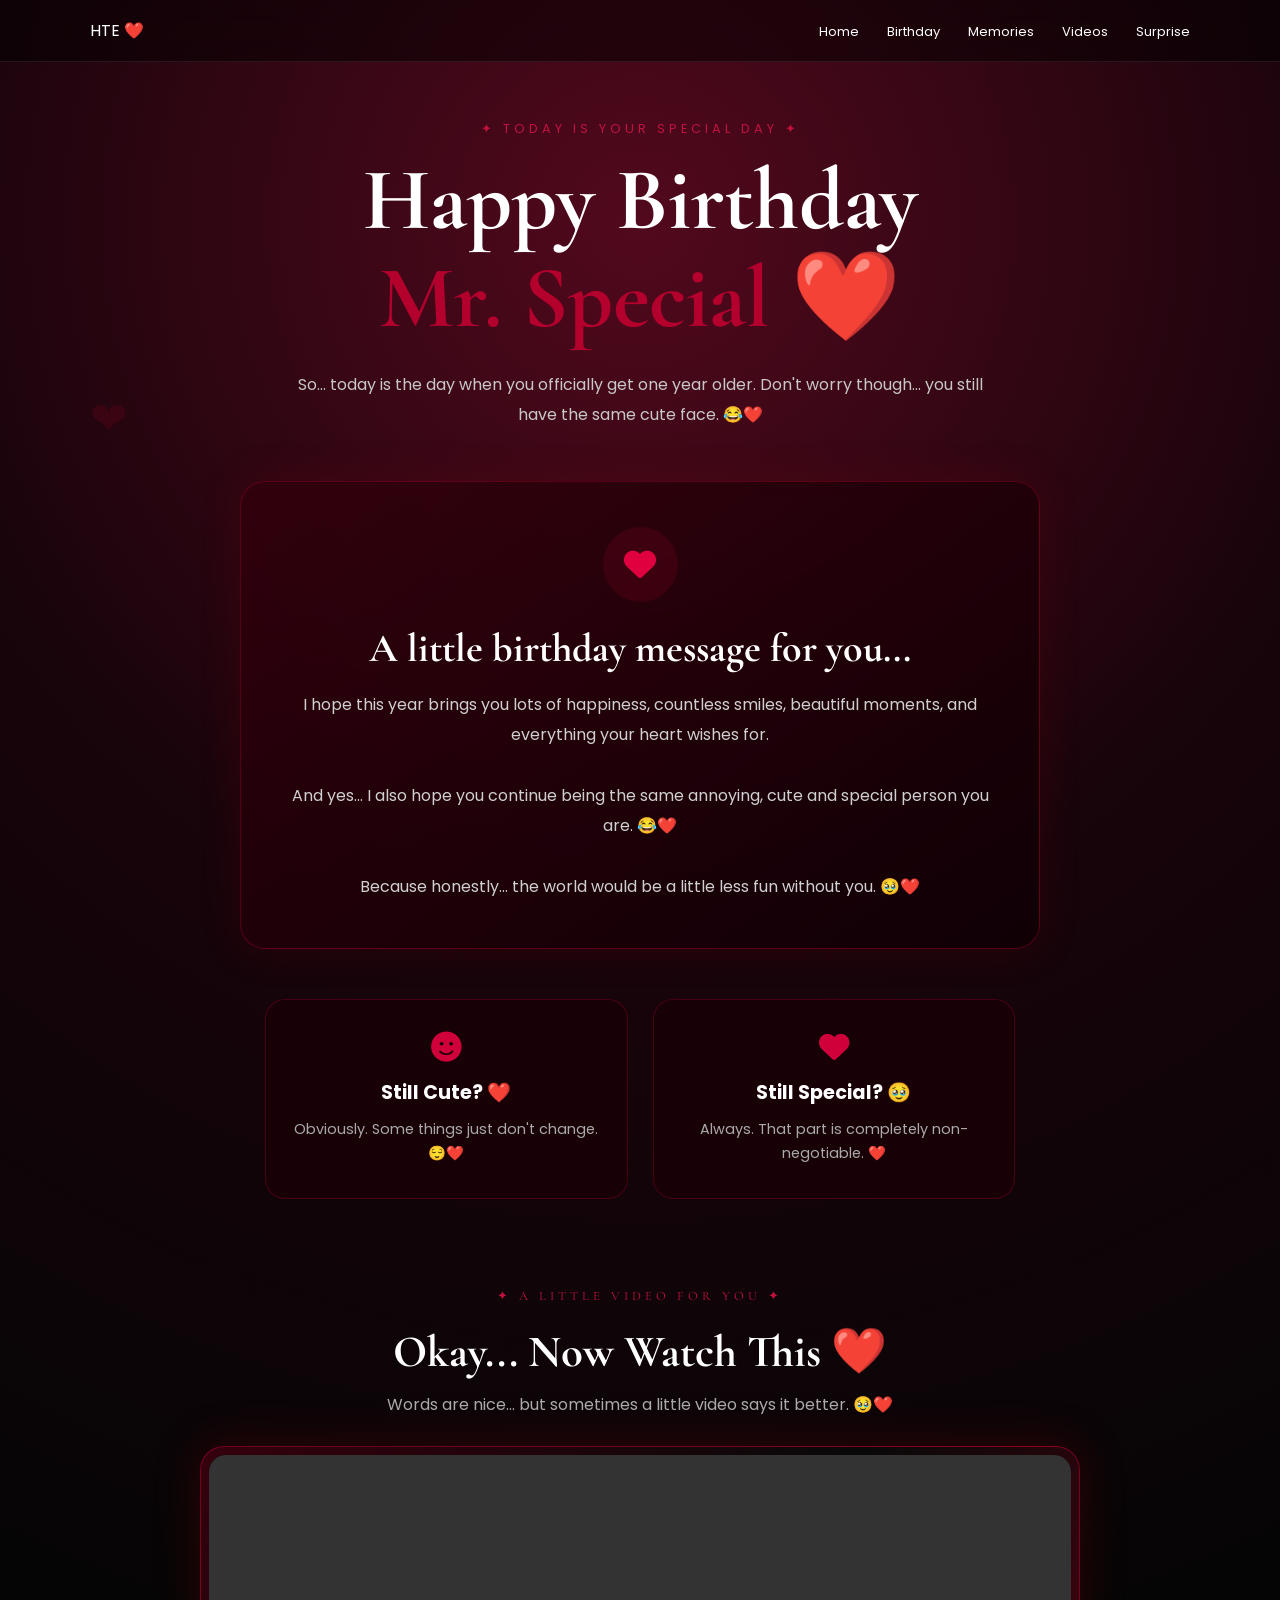
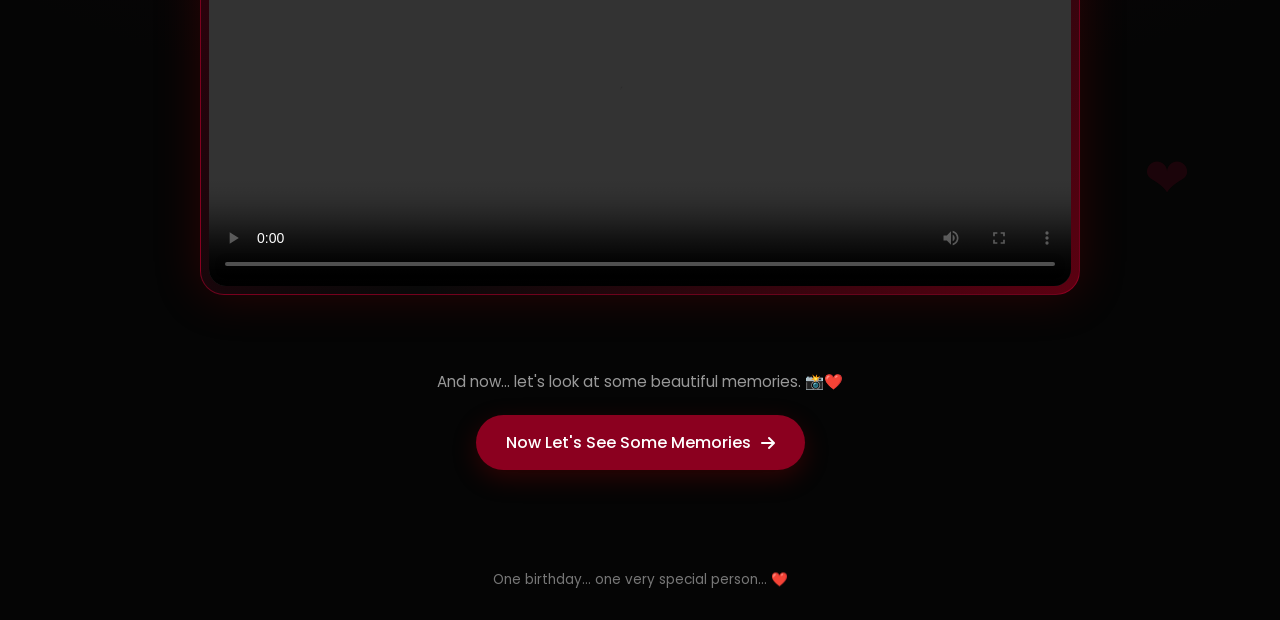
<file: birthday.html>
<!DOCTYPE html>
<html lang="en">
<head>
    <meta charset="UTF-8">
    <meta name="viewport" content="width=device-width, initial-scale=1.0">

    <title>Happy Birthday ❤️</title>

    <!-- Google Fonts -->
    <link rel="preconnect" href="https://fonts.googleapis.com">
    <link rel="preconnect" href="https://fonts.gstatic.com" crossorigin>

    <link href="https://fonts.googleapis.com/css2?family=Cormorant+Garamond:wght@400;500;600;700&family=Poppins:wght@300;400;500;600&display=swap" rel="stylesheet">

    <!-- Font Awesome -->
    <link rel="stylesheet"
          href="https://cdnjs.cloudflare.com/ajax/libs/font-awesome/6.5.2/css/all.min.css">

    <!-- Main CSS -->
    <link rel="stylesheet" href="style.css">


    <style>

        /* =========================================
           BIRTHDAY PAGE
        ========================================= */

        .birthday-page {
            min-height: 100vh;
            padding-top: 120px;
            padding-bottom: 70px;
            position: relative;
            overflow: hidden;
        }


        .birthday-container {
            width: 90%;
            max-width: 1100px;
            margin: auto;
            text-align: center;
        }


        /* =========================================
           TOP LABEL
        ========================================= */

        .birthday-label {
            display: block;

            color: #c1123f;

            font-size: 0.8rem;

            letter-spacing: 4px;

            text-transform: uppercase;

            margin-bottom: 18px;
        }


        /* =========================================
           MAIN TITLE
        ========================================= */

        .birthday-title {

            font-family: "Cormorant Garamond", serif;

            color: #ffffff;

            font-size: clamp(3rem, 7vw, 5.5rem);

            line-height: 1;

            margin: 0;
        }


        .birthday-title span {

            display: block;

            color: #b3002d;

            margin-top: 10px;
        }


        /* =========================================
           INTRO
        ========================================= */

        .birthday-intro {

            max-width: 700px;

            margin: 28px auto 50px;

            color: #c8c8c8;

            font-size: 1rem;

            line-height: 1.9;
        }


        /* =========================================
           BIRTHDAY MESSAGE CARD
        ========================================= */

        .birthday-message-card {

            max-width: 800px;

            margin: 0 auto 50px;

            padding: 45px 35px;

            background:
                linear-gradient(
                    145deg,
                    rgba(50, 0, 12, 0.8),
                    rgba(15, 0, 5, 0.9)
                );

            border: 1px solid rgba(179, 0, 45, 0.4);

            border-radius: 25px;

            box-shadow:
                0 0 40px rgba(139, 0, 0, 0.18);

            backdrop-filter: blur(10px);
        }


        /* =========================================
           HEART
        ========================================= */

        .birthday-heart {

            width: 75px;

            height: 75px;

            margin: 0 auto 22px;

            border-radius: 50%;

            background:
                rgba(179, 0, 45, 0.15);

            display: flex;

            align-items: center;

            justify-content: center;

            color: #e0003f;

            font-size: 2rem;

            animation: heartbeat 1.8s infinite;
        }


        .birthday-message-card h2 {

            color: #ffffff;

            font-family: "Cormorant Garamond", serif;

            font-size: 2.5rem;

            margin-bottom: 18px;
        }


        .birthday-message-card p {

            color: #d0d0d0;

            font-size: 1rem;

            line-height: 1.9;

            margin: 0;
        }


        /* =========================================
           CUTE CARDS
        ========================================= */

        .fun-cards {

            display: grid;

            grid-template-columns: repeat(2, 1fr);

            gap: 25px;

            max-width: 750px;

            margin: 0 auto 75px;
        }


        .fun-card {

            padding: 32px 25px;

            background:
                rgba(25, 0, 7, 0.8);

            border:

                1px solid
                rgba(179, 0, 45, 0.3);

            border-radius: 20px;

            transition: all 0.3s ease;
        }


        .fun-card:hover {

            transform: translateY(-8px);

            border-color:
                rgba(220, 0, 63, 0.7);

            box-shadow:
                0 15px 35px
                rgba(139, 0, 0, 0.25);
        }


        .fun-card i {

            font-size: 1.9rem;

            color: #d0003b;

            margin-bottom: 16px;
        }


        .fun-card h3 {

            color: #ffffff;

            font-size: 1.2rem;

            margin-bottom: 10px;
        }


        .fun-card p {

            color: #aaa;

            font-size: 0.9rem;

            line-height: 1.7;

            margin: 0;
        }


        /* =========================================
           VIDEO SECTION
        ========================================= */

        .birthday-video-section {

            max-width: 900px;

            margin: 0 auto 75px;

            padding: 0 10px;
        }


        .video-label {

            display: block;

            color: #c1123f;

            font-size: 0.8rem;

            letter-spacing: 4px;

            text-transform: uppercase;

            margin-bottom: 12px;
        }


        .birthday-video-section h2 {

            font-family:
                "Cormorant Garamond",
                serif;

            color: #ffffff;

            font-size: 2.8rem;

            margin: 0 0 12px;
        }


        .video-intro {

            color: #aaa;

            line-height: 1.7;

            margin-bottom: 28px;
        }


        /* =========================================
           VIDEO CARD
        ========================================= */

        .birthday-video-card {

            padding: 8px;

            background:
                linear-gradient(
                    135deg,
                    #35000d,
                    #090909,
                    #5c0011
                );

            border:

                1px solid
                rgba(179, 0, 45, 0.55);

            border-radius: 24px;

            box-shadow:

                0 0 45px
                rgba(139, 0, 0, 0.28);
        }


        .birthday-video-card video {

            display: block;

            width: 100%;

            max-height: 520px;

            object-fit: contain;

            border-radius: 17px;

            background: #000;

            outline: none;
        }


        /* =========================================
           CONTINUE SECTION
        ========================================= */

        .continue-section {

            text-align: center;

            margin-top: 20px;
        }


        .continue-text {

            color: #999;

            margin-bottom: 22px;

            font-size: 0.95rem;
        }


        .continue-btn {

            display: inline-flex;

            align-items: center;

            justify-content: center;

            gap: 10px;

            padding: 15px 30px;

            border-radius: 50px;

            background: #8b001f;

            color: #ffffff;

            text-decoration: none;

            font-weight: 500;

            transition: all 0.3s ease;

            box-shadow:
                0 8px 25px
                rgba(139, 0, 0, 0.3);
        }


        .continue-btn:hover {

            background: #b3002d;

            transform: translateY(-3px);

            box-shadow:
                0 12px 30px
                rgba(179, 0, 45, 0.4);
        }


        /* =========================================
           HEARTBEAT
        ========================================= */

        @keyframes heartbeat {

            0% {
                transform: scale(1);
            }

            15% {
                transform: scale(1.12);
            }

            30% {
                transform: scale(1);
            }

            45% {
                transform: scale(1.1);
            }

            60% {
                transform: scale(1);
            }

            100% {
                transform: scale(1);
            }
        }


        /* =========================================
           FLOATING HEARTS
        ========================================= */

        .birthday-page::before {

            content: "❤";

            position: absolute;

            top: 18%;

            left: 7%;

            color:
                rgba(179, 0, 45, 0.15);

            font-size: 45px;

            animation:
                floatHeart 5s
                ease-in-out infinite;

            pointer-events: none;
        }


        .birthday-page::after {

            content: "❤";

            position: absolute;

            bottom: 15%;

            right: 7%;

            color:
                rgba(179, 0, 45, 0.13);

            font-size: 55px;

            animation:
                floatHeart 6s
                ease-in-out infinite reverse;

            pointer-events: none;
        }


        @keyframes floatHeart {

            0% {
                transform:
                    translateY(0)
                    rotate(-8deg);
            }

            50% {
                transform:
                    translateY(-20px)
                    rotate(8deg);
            }

            100% {
                transform:
                    translateY(0)
                    rotate(-8deg);
            }
        }


        /* =========================================
           FOOTER
        ========================================= */

        .birthday-footer {

            text-align: center;

            padding: 30px 20px;

            color: #777;

            font-size: 0.85rem;
        }


        .birthday-footer span {

            color: #b3002d;
        }


        /* =========================================
           MOBILE
        ========================================= */

        @media (max-width: 700px) {

            .birthday-page {

                padding-top: 100px;

                padding-bottom: 50px;
            }


            .birthday-container {

                width: 92%;
            }


            .birthday-title {

                font-size: 3.2rem;
            }


            .birthday-message-card {

                padding: 35px 22px;
            }


            .birthday-message-card h2 {

                font-size: 2.1rem;
            }


            .birthday-intro {

                font-size: 0.9rem;

                line-height: 1.8;
            }


            .fun-cards {

                grid-template-columns: 1fr;

                gap: 18px;

                margin-bottom: 55px;
            }


            .birthday-video-section {

                padding: 0;

                margin-bottom: 60px;
            }


            .birthday-video-section h2 {

                font-size: 2.2rem;
            }


            .birthday-video-card {

                padding: 5px;

                border-radius: 17px;
            }


            .birthday-video-card video {

                border-radius: 12px;

                max-height: 500px;
            }


            .continue-btn {

                padding: 13px 24px;

                font-size: 0.9rem;
            }
        }

    </style>

</head>


<body>


    <!-- =========================================
         NAVBAR
    ========================================= -->

    <nav class="navbar">

        <div class="nav-logo">
            HTE <span>❤️</span>
        </div>


        <ul class="nav-links">

            <li>
                <a href="index.html">
                    Home
                </a>
            </li>

            <li>
                <a href="birthday.html" class="active">
                    Birthday
                </a>
            </li>

            <li>
                <a href="memories.html">
                    Memories
                </a>
            </li>

            <li>
                <a href="videos.html">
                    Videos
                </a>
            </li>

            <li>
                <a href="surprise.html">
                    Surprise
                </a>
            </li>

        </ul>

    </nav>



    <!-- =========================================
         BIRTHDAY PAGE
    ========================================= -->

    <main class="birthday-page">


        <div class="birthday-container">


            <!-- =================================
                 TITLE
            ================================= -->

            <span class="birthday-label">
                ✦ today is your special day ✦
            </span>


            <h1 class="birthday-title">

                Happy Birthday

                <span>
                    Mr. Special ❤️
                </span>

            </h1>


            <p class="birthday-intro">

                So... today is the day when you officially
                get one year older.

                Don't worry though...

                you still have the same cute face. 😂❤️

            </p>



            <!-- =================================
                 BIRTHDAY MESSAGE
            ================================= -->

            <div class="birthday-message-card">


                <div class="birthday-heart">

                    <i class="fa-solid fa-heart"></i>

                </div>


                <h2>
                    A little birthday message for you...
                </h2>


                <p>

                    I hope this year brings you lots of
                    happiness, countless smiles, beautiful
                    moments, and everything your heart wishes for.

                    <br><br>

                    And yes...

                    I also hope you continue being the same
                    annoying, cute and special person you are. 😂❤️

                    <br><br>

                    Because honestly...

                    the world would be a little less fun
                    without you. 🥹❤️

                </p>

            </div>



            <!-- =================================
                 CUTE CARDS
            ================================= -->

            <div class="fun-cards">


                <!-- Card 1 -->

                <div class="fun-card">

                    <i class="fa-solid fa-face-smile"></i>


                    <h3>
                        Still Cute? ❤️
                    </h3>


                    <p>
                        Obviously.

                        Some things just don't change. 😌❤️
                    </p>

                </div>



                <!-- Card 2 -->

                <div class="fun-card">

                    <i class="fa-solid fa-heart"></i>


                    <h3>
                        Still Special? 🥹
                    </h3>


                    <p>
                        Always.

                        That part is completely
                        non-negotiable. ❤️
                    </p>

                </div>


            </div>



            <!-- =================================
                 VIDEO
            ================================= -->

            <section class="birthday-video-section">


                <span class="video-label">

                    ✦ a little video for you ✦

                </span>


                <h2>

                    Okay... Now Watch This ❤️

                </h2>


                <p class="video-intro">

                    Words are nice...

                    but sometimes a little video
                    says it better. 🥹❤️

                </p>



                <div class="birthday-video-card">


                    <video
                        controls
                        playsinline
                        preload="metadata"
                    >

                        <source
                            src="image/birthday2.mp4"
                            type="video/mp4"
                        >


                        Your browser does not support
                        the video.

                    </video>


                </div>


            </section>



            <!-- =================================
                 NEXT BUTTON
            ================================= -->

            <div class="continue-section">


                <p class="continue-text">

                    And now...

                    let's look at some beautiful
                    memories. 📸❤️

                </p>


                <a
                    href="memories.html"
                    class="continue-btn"
                >

                    Now Let's See Some Memories

                    <i class="fa-solid fa-arrow-right"></i>

                </a>


            </div>


        </div>

    </main>



    <!-- =========================================
         FOOTER
    ========================================= -->

    <footer class="birthday-footer">

        One birthday...

        one very special person...

        <span>❤️</span>

    </footer>


</body>

</html>
</file>
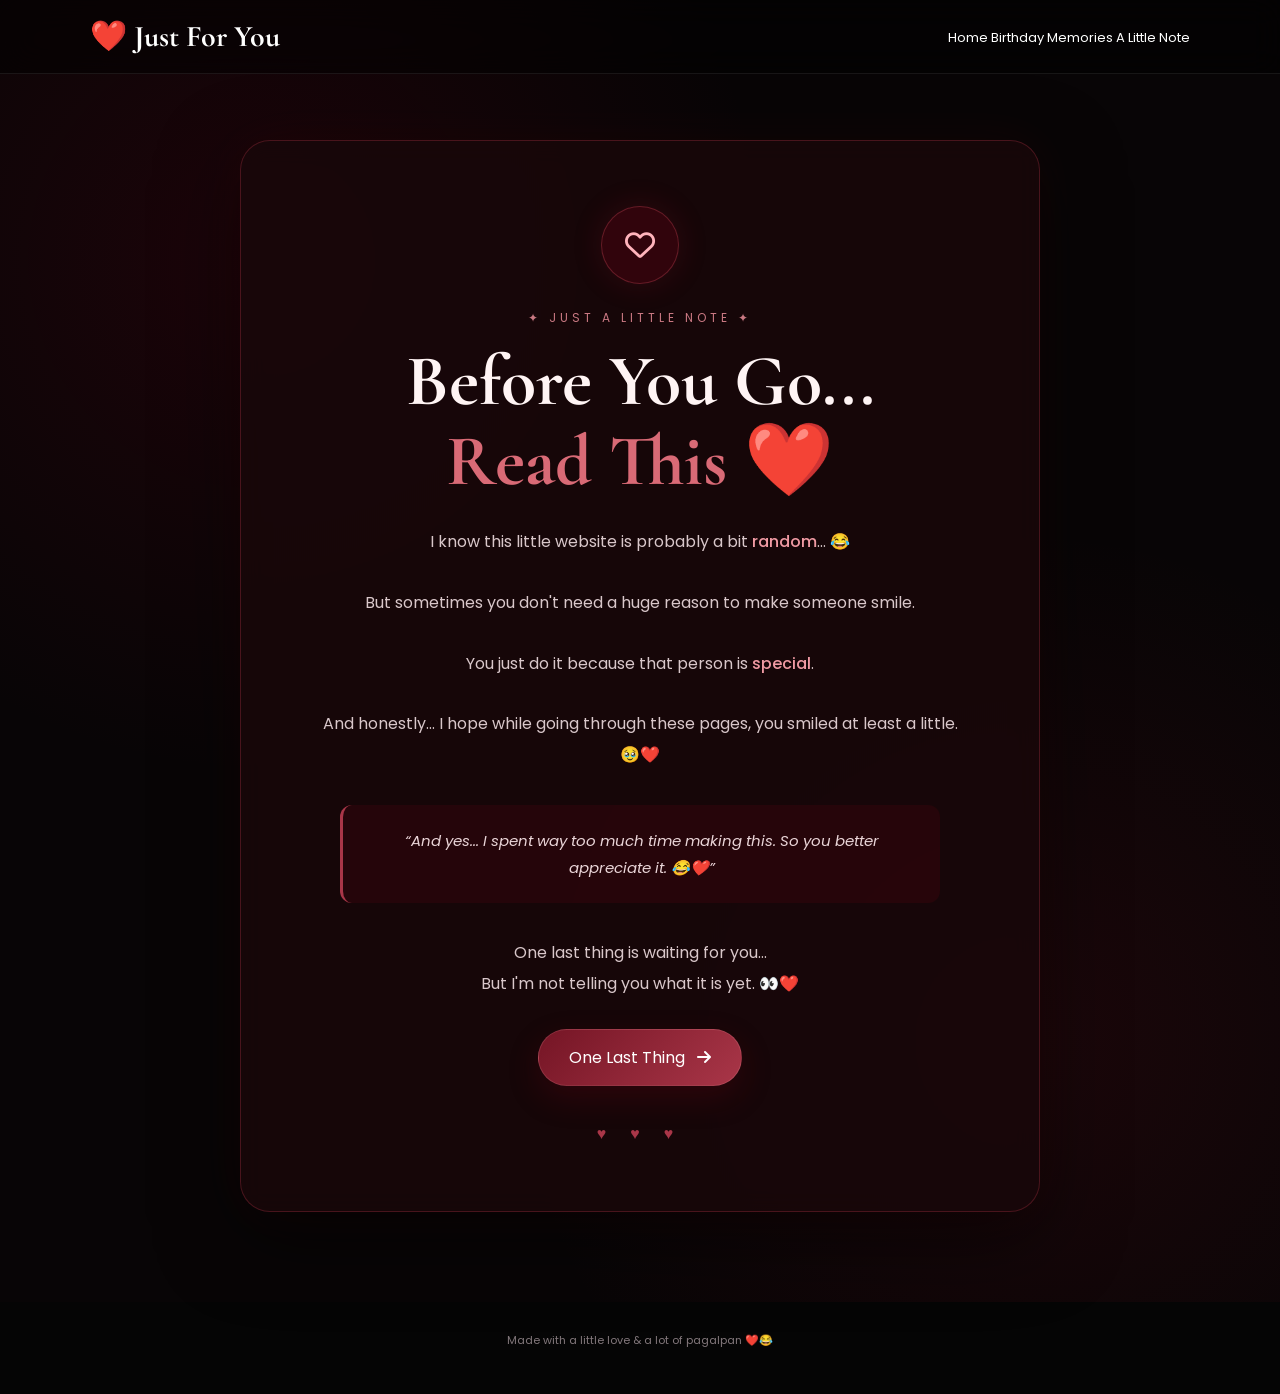
<file: little-note.html>
<!DOCTYPE html>
<html lang="en">
<head>
    <meta charset="UTF-8">
    <meta name="viewport" content="width=device-width, initial-scale=1.0">

    <title>A Little Note ❤️</title>

    <link rel="preconnect" href="https://fonts.googleapis.com">
    <link rel="preconnect" href="https://fonts.gstatic.com" crossorigin>

    <link href="https://fonts.googleapis.com/css2?family=Cormorant+Garamond:wght@400;500;600;700&family=Poppins:wght@300;400;500;600&display=swap"
          rel="stylesheet">

    <link rel="stylesheet"
          href="https://cdnjs.cloudflare.com/ajax/libs/font-awesome/6.5.2/css/all.min.css">

    <link rel="stylesheet" href="style.css">

    <style>

        .note-page {
            min-height: 100vh;
            padding: 140px 20px 90px;

            display: flex;
            justify-content: center;
            align-items: center;

            background:
                radial-gradient(
                    circle at 20% 20%,
                    rgba(120, 0, 25, 0.18),
                    transparent 35%
                ),
                radial-gradient(
                    circle at 80% 80%,
                    rgba(170, 20, 40, 0.12),
                    transparent 35%
                ),
                #080506;
        }

        .note-box {
            width: min(800px, 100%);
            padding: 65px 55px;

            text-align: center;

            background: rgba(25, 7, 10, 0.88);

            border: 1px solid rgba(190, 55, 75, 0.30);

            border-radius: 30px;

            box-shadow:
                0 25px 80px rgba(0, 0, 0, 0.55),
                0 0 50px rgba(120, 0, 20, 0.12);

            backdrop-filter: blur(12px);
        }

        .note-icon {
            width: 78px;
            height: 78px;

            margin: 0 auto 25px;

            display: flex;
            justify-content: center;
            align-items: center;

            border-radius: 50%;

            background: rgba(130, 0, 25, 0.25);

            border: 1px solid rgba(220, 80, 100, 0.30);

            color: #ffb4bc;

            font-size: 30px;

            box-shadow:
                0 0 30px rgba(150, 20, 40, 0.20);
        }

        .note-label {
            color: #c97882;

            font-size: 12px;

            letter-spacing: 4px;

            text-transform: uppercase;

            margin-bottom: 18px;
        }

        .note-box h1 {
            font-family: "Cormorant Garamond", serif;

            font-size: clamp(45px, 7vw, 72px);

            line-height: 1;

            color: #fff4f4;

            margin-bottom: 30px;
        }

        .note-box h1 span {
            display: block;

            color: #d96a76;

            margin-top: 8px;
        }

        .note-text {
            max-width: 650px;

            margin: auto;

            color: #d9c7ca;

            font-size: 16px;

            line-height: 1.9;
        }

        .note-text strong {
            color: #f09aa3;

            font-weight: 500;
        }

        .funny-note {
            max-width: 600px;

            margin: 35px auto;

            padding: 22px 25px;

            background: rgba(110, 0, 20, 0.18);

            border-left: 3px solid #a93648;

            border-radius: 12px;

            color: #ead5d8;

            font-size: 15px;

            line-height: 1.8;

            font-style: italic;
        }

        .note-button {
            display: inline-flex;

            align-items: center;

            gap: 12px;

            margin-top: 30px;

            padding: 15px 30px;

            color: white;

            text-decoration: none;

            background:
                linear-gradient(
                    135deg,
                    #751525,
                    #a93648
                );

            border-radius: 50px;

            border: 1px solid rgba(255, 180, 190, 0.15);

            box-shadow:
                0 12px 30px rgba(110, 0, 20, 0.25);

            transition: 0.3s ease;
        }

        .note-button:hover {
            transform: translateY(-4px);

            box-shadow:
                0 18px 40px rgba(150, 20, 40, 0.35);
        }

        .note-hearts {
            margin-top: 35px;

            color: #a93648;

            letter-spacing: 10px;
        }

        @media (max-width: 600px) {

            .note-page {
                padding: 120px 15px 60px;
            }

            .note-box {
                padding: 45px 25px;

                border-radius: 24px;
            }

            .note-box h1 {
                font-size: 48px;
            }

            .note-text {
                font-size: 14px;
            }

            .funny-note {
                font-size: 14px;
            }

        }

    </style>
</head>


<body>

    <!-- ================= NAVBAR ================= -->

    <nav class="navbar">

        <div class="logo">
            <span>❤️</span>
            Just For You
        </div>

        <div class="nav-links">

            <a href="index.html">
                Home
            </a>

            <a href="birthday.html">
                Birthday
            </a>

            <a href="memories.html">
                Memories
            </a>

            <a href="little-note.html" class="active">
                A Little Note
            </a>

        </div>

    </nav>


    <!-- ================= NOTE ================= -->

    <main class="note-page">

        <div class="note-box">

            <div class="note-icon">

                <i class="fa-regular fa-heart"></i>

            </div>


            <p class="note-label">
                ✦ just a little note ✦
            </p>


            <h1>

                Before You Go...

                <span>
                    Read This ❤️
                </span>

            </h1>


            <p class="note-text">

                I know this little website is probably a bit
                <strong>random</strong>... 😂

                <br><br>

                But sometimes you don't need a huge reason
                to make someone smile.

                <br><br>

                You just do it because that person is
                <strong>special</strong>.

                <br><br>

                And honestly...

                I hope while going through these pages,
                you smiled at least a little. 🥹❤️

            </p>


            <div class="funny-note">

                “And yes... I spent way too much time making this.
                So you better appreciate it. 😂❤️”

            </div>


            <p class="note-text">

                One last thing is waiting for you...

                <br>

                But I'm not telling you what it is yet. 👀❤️

            </p>


            <!-- Surprise will be connected later -->

            <a href="surprise.html" class="note-button">

                <span>
                    One Last Thing
                </span>

                <i class="fa-solid fa-arrow-right"></i>

            </a>


            <div class="note-hearts">

                ♥ ♥ ♥

            </div>

        </div>

    </main>


    <!-- ================= FOOTER ================= -->

    <footer>

        <p>
            Made with a little love & a lot of pagalpan ❤️😂
        </p>

    </footer>


</body>
</html>
</file>
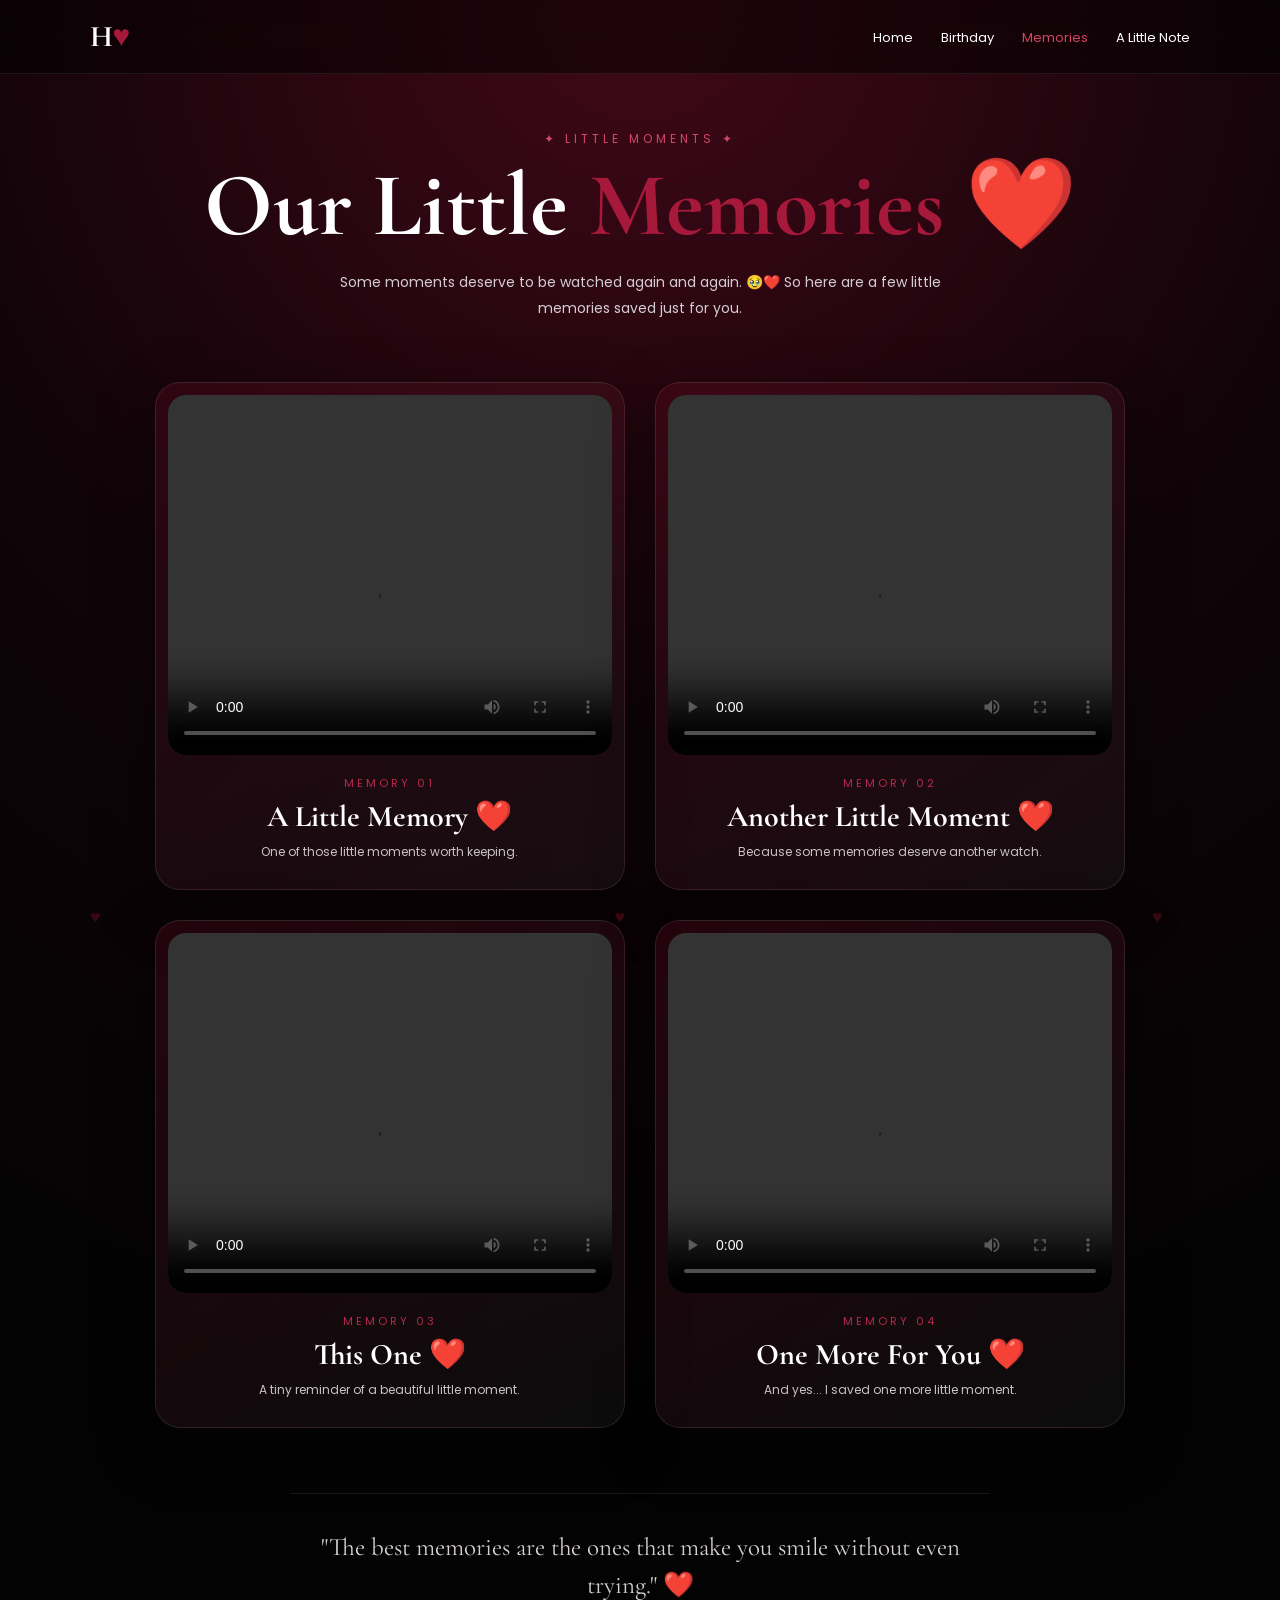
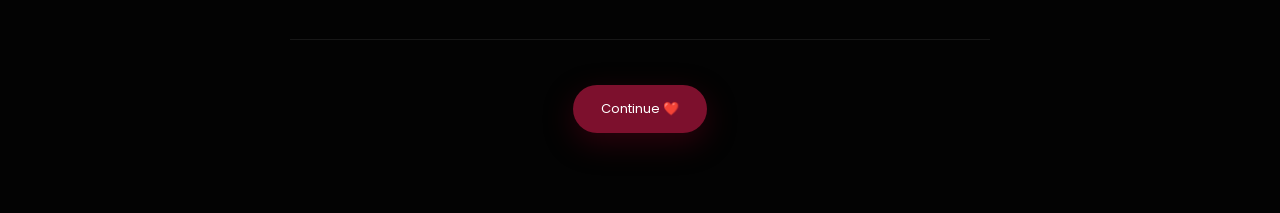
<file: memories.html>
<!DOCTYPE html>
<html lang="en">
<head>
    <meta charset="UTF-8">
    <meta name="viewport" content="width=device-width, initial-scale=1.0">

    <title>Our Memories ❤️</title>

    <link rel="preconnect" href="https://fonts.googleapis.com">
    <link rel="preconnect" href="https://fonts.gstatic.com" crossorigin>

    <link href="https://fonts.googleapis.com/css2?family=Cormorant+Garamond:wght@400;500;600;700&family=Poppins:wght@300;400;500;600&display=swap" rel="stylesheet">

    <style>

        * {
            margin: 0;
            padding: 0;
            box-sizing: border-box;
        }

        body {
            min-height: 100vh;
            font-family: "Poppins", sans-serif;
            color: #fff;

            background:
                radial-gradient(
                    circle at 50% 0%,
                    #410817 0%,
                    #100409 38%,
                    #030303 75%
                );

            overflow-x: hidden;
        }

        /* =========================
           NAVBAR
        ========================== */

        nav {
            position: fixed;
            top: 0;
            left: 0;
            width: 100%;

            padding: 18px 7%;

            display: flex;
            justify-content: space-between;
            align-items: center;

            background: rgba(0,0,0,0.5);
            backdrop-filter: blur(16px);

            border-bottom: 1px solid rgba(255,255,255,0.08);

            z-index: 20;
        }

        .logo {
            font-family: "Cormorant Garamond", serif;
            font-size: 30px;
            font-weight: 700;
        }

        .logo span {
            color: #a7193b;
        }

        nav ul {
            display: flex;
            gap: 28px;
            list-style: none;
        }

        nav a {
            color: #fff;
            text-decoration: none;
            font-size: 13px;
            transition: 0.3s;
        }

        nav a:hover,
        nav a.active {
            color: #d74365;
        }

        /* =========================
           MAIN
        ========================== */

        main {
            width: 100%;
            max-width: 1150px;
            margin: auto;

            padding: 130px 7% 80px;
        }

        /* =========================
           HEADING
        ========================== */

        .heading {
            text-align: center;
            margin-bottom: 60px;
        }

        .small-title {
            color: #d24768;
            font-size: 12px;
            letter-spacing: 4px;
            text-transform: uppercase;

            margin-bottom: 15px;
        }

        h1 {
            font-family: "Cormorant Garamond", serif;

            font-size: clamp(55px, 8vw, 90px);

            line-height: 0.95;

            margin-bottom: 20px;
        }

        h1 span {
            color: #a7193b;
        }

        .intro {
            max-width: 650px;
            margin: auto;

            color: #d5ced1;

            font-size: 14px;
            line-height: 1.9;
        }

        /* =========================
           MEMORY GRID
        ========================== */

        .memory-grid {
            display: grid;

            grid-template-columns: repeat(2, 1fr);

            gap: 30px;
        }

        /* =========================
           MEMORY CARD
        ========================== */

        .memory-card {
            position: relative;

            padding: 12px;

            background:
                linear-gradient(
                    145deg,
                    rgba(130,10,40,0.22),
                    rgba(255,255,255,0.04)
                );

            border: 1px solid rgba(255,255,255,0.1);

            border-radius: 25px;

            box-shadow:
                0 20px 60px rgba(0,0,0,0.45);

            transition: 0.4s ease;
        }

        .memory-card:hover {
            transform: translateY(-8px);

            border-color: rgba(180,25,60,0.45);

            box-shadow:
                0 25px 70px rgba(100,0,30,0.35);
        }

        /* =========================
           VIDEO
        ========================== */

        .video-wrapper {
            overflow: hidden;
            border-radius: 18px;
            background: #000;
        }

        video {
            display: block;

            width: 100%;

            height: 360px;

            object-fit: cover;

            background: #000;
        }

        /* =========================
           CARD TEXT
        ========================== */

        .memory-text {
            padding: 20px 12px 15px;

            text-align: center;
        }

        .memory-number {
            color: #b72a4d;

            font-size: 11px;

            letter-spacing: 3px;

            text-transform: uppercase;

            margin-bottom: 6px;
        }

        .memory-text h2 {
            font-family: "Cormorant Garamond", serif;

            font-size: 30px;

            margin-bottom: 7px;
        }

        .memory-text p {
            color: #c9c2c5;

            font-size: 12px;

            line-height: 1.7;
        }

        /* =========================
           BOTTOM MESSAGE
        ========================== */

        .bottom-message {
            max-width: 700px;

            margin: 65px auto 45px;

            text-align: center;

            padding: 35px 25px;

            border-top: 1px solid rgba(255,255,255,0.08);
            border-bottom: 1px solid rgba(255,255,255,0.08);
        }

        .bottom-message p {
            color: #d8d1d4;

            font-family: "Cormorant Garamond", serif;

            font-size: 25px;

            line-height: 1.5;
        }

        /* =========================
           BUTTON
        ========================== */

        .continue {
            display: flex;
            justify-content: center;
        }

        .btn {
            display: inline-flex;

            align-items: center;

            gap: 10px;

            padding: 14px 28px;

            background: #7d102d;

            color: white;

            text-decoration: none;

            border-radius: 50px;

            font-size: 13px;

            transition: 0.3s;

            box-shadow:
                0 10px 30px rgba(120,0,30,0.35);
        }

        .btn:hover {
            background: #a7193b;

            transform: translateY(-3px);

            box-shadow:
                0 15px 40px rgba(150,0,40,0.4);
        }

        /* =========================
           HEARTS
        ========================== */

        .heart {
            position: fixed;

            color: rgba(180,20,55,0.28);

            font-size: 18px;

            pointer-events: none;

            animation: floatHeart 8s linear infinite;
        }

        .heart.one {
            left: 7%;
            bottom: -30px;
        }

        .heart.two {
            left: 90%;
            bottom: -30px;
            animation-delay: 2s;
        }

        .heart.three {
            left: 48%;
            bottom: -30px;
            animation-delay: 4s;
        }

        @keyframes floatHeart {

            0% {
                transform: translateY(0) scale(.8);
                opacity: 0;
            }

            20% {
                opacity: 1;
            }

            100% {
                transform: translateY(-100vh) scale(1.4);
                opacity: 0;
            }

        }

        /* =========================
           MOBILE
        ========================== */

        @media (max-width: 750px) {

            nav {
                padding: 15px 5%;
            }

            nav ul {
                gap: 12px;
            }

            nav a {
                font-size: 9px;
            }

            main {
                padding: 110px 5% 60px;
            }

            .memory-grid {
                grid-template-columns: 1fr;
            }

            video {
                height: 380px;
            }

            .bottom-message p {
                font-size: 21px;
            }

        }

        @media (max-width: 450px) {

            .logo {
                font-size: 24px;
            }

            nav ul {
                gap: 8px;
            }

            nav a {
                font-size: 8px;
            }

            video {
                height: 330px;
            }

        }

    </style>
</head>

<body>

    <!-- NAVBAR -->

    <nav>

        <div class="logo">
            H<span>♥</span>
        </div>

        <ul>

            <li>
                <a href="index.html">
                    Home
                </a>
            </li>

            <li>
                <a href="birthday.html">
                    Birthday
                </a>
            </li>

            <li>
                <a href="memories.html" class="active">
                    Memories
                </a>
            </li>

            <li>
                <a href="little-note.html">
                    A Little Note
                </a>
            </li>

        </ul>

    </nav>


    <!-- FLOATING HEARTS -->

    <div class="heart one">♥</div>
    <div class="heart two">♥</div>
    <div class="heart three">♥</div>


    <main>

        <!-- HEADING -->

        <section class="heading">

            <div class="small-title">
                ✦ little moments ✦
            </div>

            <h1>
                Our Little <span>Memories</span> ❤️
            </h1>

            <p class="intro">
                Some moments deserve to be watched again and again.
                🥹❤️ So here are a few little memories saved just
                for you.
            </p>

        </section>


        <!-- MEMORY VIDEOS -->

        <section class="memory-grid">


            <!-- VIDEO 1 -->

            <div class="memory-card">

                <div class="video-wrapper">

                    <video
                        controls
                        playsinline
                        preload="metadata">

                        <source
                            src="image/birthday3.mp4"
                            type="video/mp4">

                        Your browser does not support video.

                    </video>

                </div>

                <div class="memory-text">

                    <div class="memory-number">
                        Memory 01
                    </div>

                    <h2>
                        A Little Memory ❤️
                    </h2>

                    <p>
                        One of those little moments worth keeping.
                    </p>

                </div>

            </div>


            <!-- VIDEO 2 -->

            <div class="memory-card">

                <div class="video-wrapper">

                    <video
                        controls
                        playsinline
                        preload="metadata">

                        <source
                            src="image/birthday4.mp4"
                            type="video/mp4">

                        Your browser does not support video.

                    </video>

                </div>

                <div class="memory-text">

                    <div class="memory-number">
                        Memory 02
                    </div>

                    <h2>
                        Another Little Moment ❤️
                    </h2>

                    <p>
                        Because some memories deserve another watch.
                    </p>

                </div>

            </div>


            <!-- VIDEO 3 -->

            <div class="memory-card">

                <div class="video-wrapper">

                    <video
                        controls
                        playsinline
                        preload="metadata">

                        <source
                            src="image/birthday5.mp4"
                            type="video/mp4">

                        Your browser does not support video.

                    </video>

                </div>

                <div class="memory-text">

                    <div class="memory-number">
                        Memory 03
                    </div>

                    <h2>
                        This One ❤️
                    </h2>

                    <p>
                        A tiny reminder of a beautiful little moment.
                    </p>

                </div>

            </div>


            <!-- VIDEO 4 -->

            <div class="memory-card">

                <div class="video-wrapper">

                    <video
                        controls
                        playsinline
                        preload="metadata">

                        <source
                            src="image/birthday7.mp4"
                            type="video/mp4">

                        Your browser does not support video.

                    </video>

                </div>

                <div class="memory-text">

                    <div class="memory-number">
                        Memory 04
                    </div>

                    <h2>
                        One More For You ❤️
                    </h2>

                    <p>
                        And yes... I saved one more little moment.
                    </p>

                </div>

            </div>

        </section>


        <!-- BOTTOM MESSAGE -->

        <section class="bottom-message">

            <p>
                "The best memories are the ones that make you
                smile without even trying." ❤️
            </p>

        </section>


        <!-- NEXT -->

        <div class="continue">

            <a href="little-note.html" class="btn">
                Continue ❤️
            </a>

        </div>

    </main>

</body>
</html>
</file>
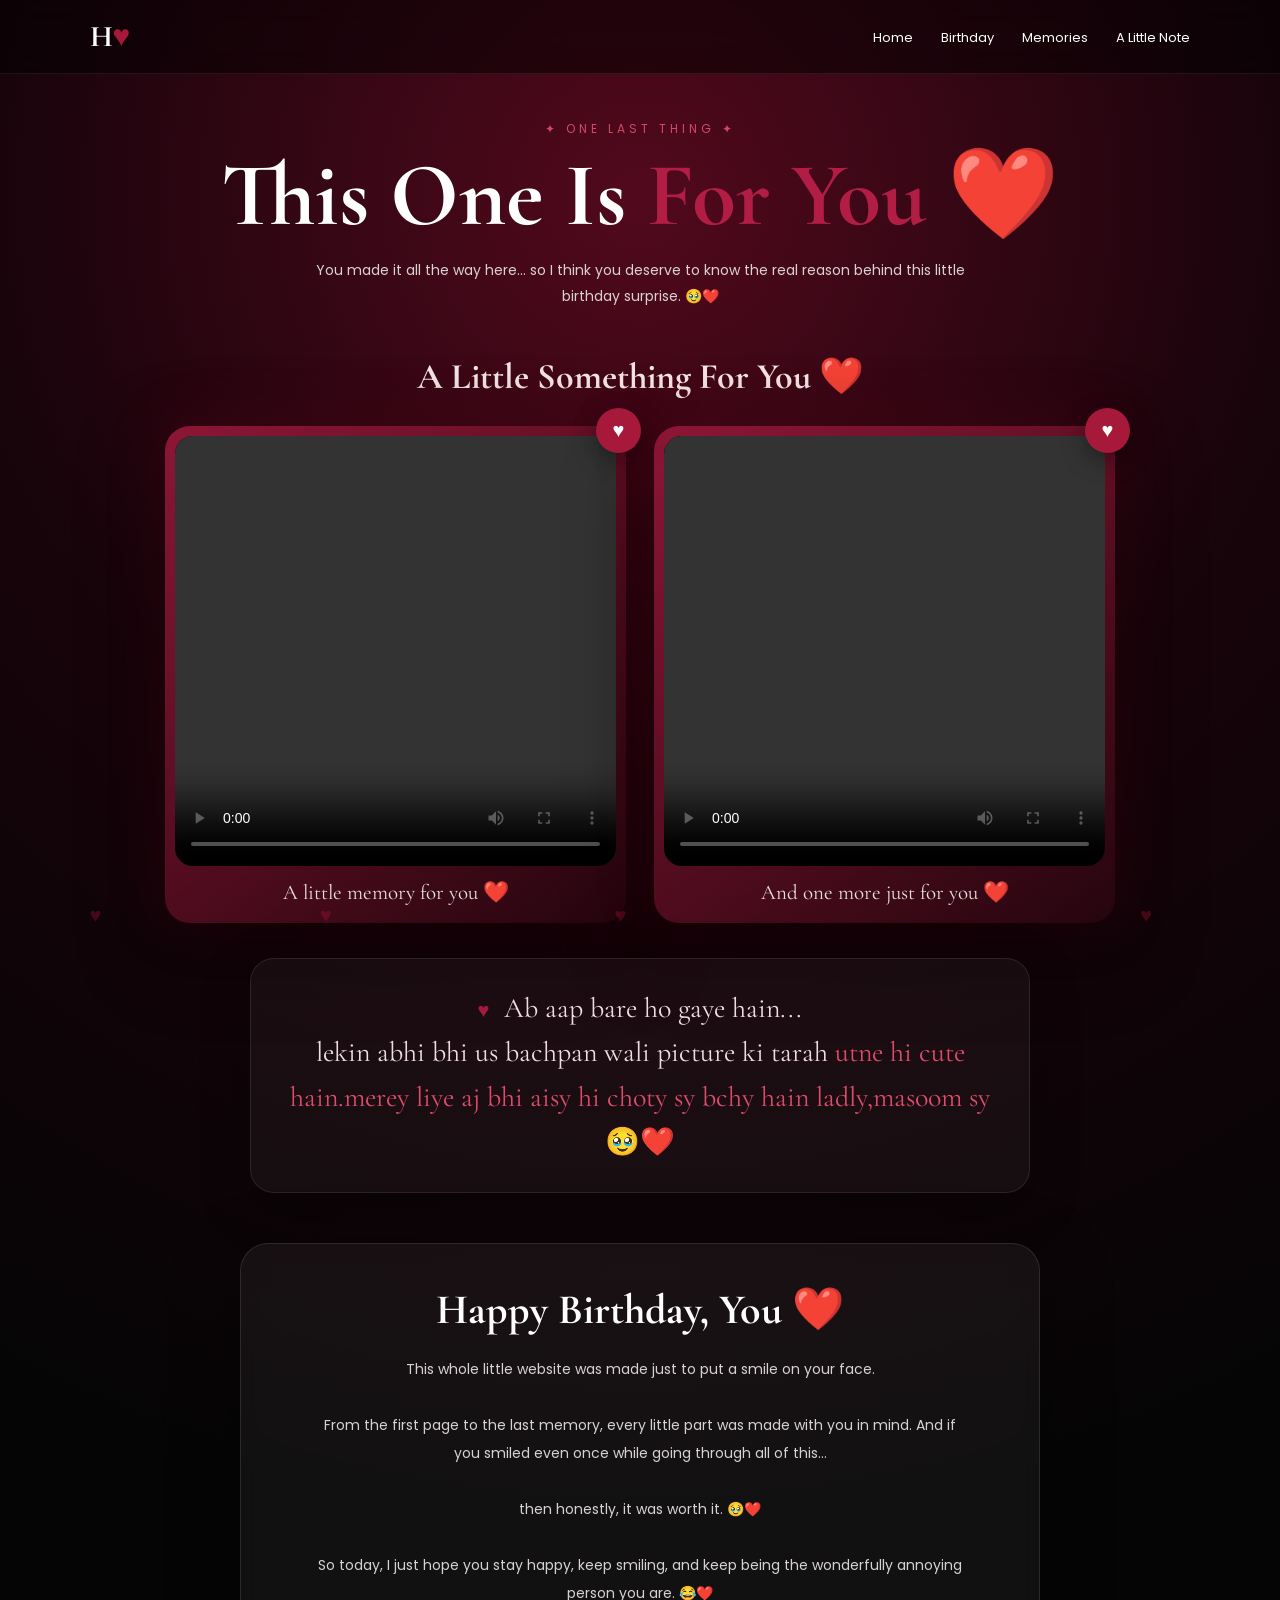
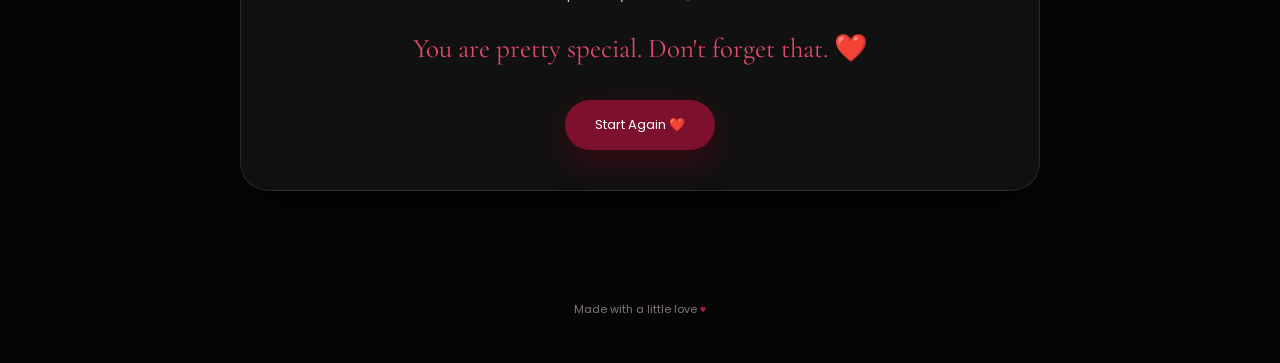
<file: surprise.html>
<!DOCTYPE html>
<html lang="en">

<head>
    <meta charset="UTF-8">
    <meta name="viewport" content="width=device-width, initial-scale=1.0">

    <title>One Last Surprise ❤️</title>

    <link rel="preconnect" href="https://fonts.googleapis.com">
    <link rel="preconnect" href="https://fonts.gstatic.com" crossorigin>

    <link href="https://fonts.googleapis.com/css2?family=Cormorant+Garamond:wght@400;500;600;700&family=Poppins:wght@300;400;500;600&display=swap"
        rel="stylesheet">

    <style>

        * {
            margin: 0;
            padding: 0;
            box-sizing: border-box;
        }

        html {
            scroll-behavior: smooth;
        }

        body {
            min-height: 100vh;
            font-family: "Poppins", sans-serif;
            color: white;

            background:
                radial-gradient(
                    circle at 50% 10%,
                    #52091d 0%,
                    #18040b 35%,
                    #050505 72%
                );

            overflow-x: hidden;
        }


        /* =========================
           NAVBAR
        ========================== */

        nav {
            position: fixed;
            top: 0;
            left: 0;
            width: 100%;

            padding: 18px 7%;

            display: flex;
            justify-content: space-between;
            align-items: center;

            background: rgba(0,0,0,0.5);
            backdrop-filter: blur(16px);

            border-bottom:
                1px solid rgba(255,255,255,0.08);

            z-index: 20;
        }

        .logo {
            font-family: "Cormorant Garamond", serif;
            font-size: 30px;
            font-weight: 700;
        }

        .logo span {
            color: #a7193b;
        }

        nav ul {
            display: flex;
            gap: 28px;
            list-style: none;
        }

        nav a {
            color: white;
            text-decoration: none;
            font-size: 13px;
            transition: 0.3s;
        }

        nav a:hover {
            color: #d74365;
        }


        /* =========================
           HERO
        ========================== */

        .surprise {
            min-height: 100vh;

            padding:
                120px 7% 80px;

            display: flex;
            align-items: center;
            justify-content: center;

            text-align: center;
        }

        .content {
            width: 100%;
            max-width: 1100px;
            margin: auto;
        }


        /* =========================
           TOP TEXT
        ========================== */

        .small-title {
            color: #d24768;
            font-size: 12px;
            letter-spacing: 4px;
            text-transform: uppercase;
            margin-bottom: 15px;
        }

        h1 {
            font-family: "Cormorant Garamond", serif;

            font-size: clamp(55px, 8vw, 90px);

            line-height: 0.95;
            margin-bottom: 18px;
        }

        h1 span {
            color: #b21d45;
        }

        .intro {
            max-width: 650px;

            margin:
                0 auto 45px;

            color: #d9d2d5;

            font-size: 14px;
            line-height: 1.9;
        }


        /* =========================
           VIDEO SECTION
        ========================== */

        .videos-title {
            font-family: "Cormorant Garamond", serif;

            font-size: 36px;

            margin-bottom: 28px;

            color: #f4e4e8;
        }

        .videos-container {
            display: grid;

            grid-template-columns:
                repeat(2, 1fr);

            gap: 28px;

            max-width: 950px;

            margin:
                0 auto 35px;
        }

        .video-card {
            position: relative;

            padding: 10px;

            background:
                linear-gradient(
                    145deg,
                    #8d1635,
                    #25050e
                );

            border-radius: 25px;

            box-shadow:
                0 25px 80px rgba(0,0,0,0.65),
                0 0 55px rgba(150,0,40,0.3);

            transition:
                transform 0.4s ease,
                box-shadow 0.4s ease;
        }

        .video-card:hover {
            transform:
                translateY(-8px)
                scale(1.02);

            box-shadow:
                0 30px 90px rgba(0,0,0,0.75),
                0 0 65px rgba(170,0,50,0.4);
        }

        .video-card::before {
            content: "♥";

            position: absolute;

            top: -18px;
            right: -15px;

            width: 45px;
            height: 45px;

            display: flex;
            align-items: center;
            justify-content: center;

            background: #a7193b;

            border-radius: 50%;

            font-size: 20px;

            box-shadow:
                0 8px 25px rgba(0,0,0,0.4);

            z-index: 2;
        }

        .video-card video {
            display: block;

            width: 100%;

            height: 430px;

            object-fit: cover;

            border-radius: 18px;

            background: #000;
        }

        .video-label {
            padding:
                14px 5px 8px;

            color: #e8dfe2;

            font-family:
                "Cormorant Garamond",
                serif;

            font-size: 21px;
        }


        /* =========================
           CUTE CHILDHOOD MESSAGE
        ========================== */

        .cute-message {
            max-width: 780px;

            margin:
                0 auto 50px;

            padding:
                27px 25px;

            font-family:
                "Cormorant Garamond",
                serif;

            font-size: 28px;

            line-height: 1.6;

            color: #f1dce1;

            background:
                rgba(255,255,255,0.04);

            border:
                1px solid rgba(255,255,255,0.09);

            border-radius: 24px;

            box-shadow:
                0 15px 50px rgba(0,0,0,0.28);

            position: relative;
        }

        .cute-message::before {
            content: "♥";

            color: #a7193b;

            font-size: 20px;

            margin-right: 8px;
        }

        .cute-message span {
            color: #e04b6d;
        }


        /* =========================
           FINAL MESSAGE CARD
        ========================== */

        .final-card {
            max-width: 800px;

            margin: 0 auto;

            padding: 40px 30px;

            background:
                rgba(255,255,255,0.05);

            border:
                1px solid rgba(255,255,255,0.1);

            border-radius: 28px;

            backdrop-filter: blur(12px);

            box-shadow:
                0 20px 70px rgba(0,0,0,0.4);
        }

        .final-card h2 {
            font-family: "Cormorant Garamond", serif;

            font-size: 42px;

            margin-bottom: 20px;
        }

        .final-card p {
            color: #d9d2d5;

            font-size: 14px;

            line-height: 2;

            max-width: 650px;

            margin: auto;
        }

        .highlight {
            color: #e04b6d;

            font-family:
                "Cormorant Garamond",
                serif;

            font-size: 27px;

            margin-top: 25px;
        }


        /* =========================
           BUTTON
        ========================== */

        .btn-area {
            margin-top: 35px;
        }

        .btn {
            display: inline-flex;

            align-items: center;

            gap: 10px;

            padding:
                15px 30px;

            background: #7d102d;

            color: white;

            text-decoration: none;

            border-radius: 50px;

            font-size: 13px;

            box-shadow:
                0 12px 35px rgba(120,0,30,0.4);

            transition: 0.3s;
        }

        .btn:hover {
            background: #a7193b;

            transform:
                translateY(-4px)
                scale(1.02);

            box-shadow:
                0 18px 45px rgba(150,0,40,0.45);
        }


        /* =========================
           FOOTER
        ========================== */

        footer {
            text-align: center;

            padding:
                30px 20px 45px;

            color: #82777b;

            font-size: 11px;
        }

        footer span {
            color: #a7193b;
        }


        /* =========================
           FLOATING HEARTS
        ========================== */

        .heart {
            position: fixed;

            color:
                rgba(190,20,60,0.3);

            font-size: 20px;

            pointer-events: none;

            animation:
                floatHeart 8s linear infinite;

            z-index: 0;
        }

        .heart.one {
            left: 7%;
            bottom: -30px;
        }

        .heart.two {
            right: 10%;
            bottom: -30px;
            animation-delay: 2s;
        }

        .heart.three {
            left: 48%;
            bottom: -30px;
            animation-delay: 4s;
        }

        .heart.four {
            left: 25%;
            bottom: -30px;
            animation-delay: 6s;
        }

        @keyframes floatHeart {

            0% {
                transform:
                    translateY(0)
                    scale(.7);

                opacity: 0;
            }

            20% {
                opacity: 1;
            }

            100% {
                transform:
                    translateY(-100vh)
                    scale(1.5);

                opacity: 0;
            }
        }


        /* =========================
           TABLET / MOBILE
        ========================== */

        @media (max-width: 700px) {

            nav {
                padding: 15px 5%;
            }

            nav ul {
                gap: 12px;
            }

            nav a {
                font-size: 9px;
            }

            .surprise {
                padding:
                    110px 5% 60px;
            }

            h1 {
                font-size: 55px;
            }

            .videos-container {
                grid-template-columns: 1fr;

                gap: 35px;
            }

            .video-card video {
                height: 420px;
            }

            .cute-message {
                font-size: 24px;

                padding:
                    23px 18px;
            }

            .final-card {
                padding:
                    32px 20px;
            }

            .final-card h2 {
                font-size: 34px;
            }
        }


        /* =========================
           SMALL MOBILE
        ========================== */

        @media (max-width: 450px) {

            .logo {
                font-size: 24px;
            }

            nav ul {
                gap: 8px;
            }

            nav a {
                font-size: 8px;
            }

            .video-card video {
                height: 360px;
            }

            .videos-title {
                font-size: 30px;
            }

            .cute-message {
                font-size: 22px;
                line-height: 1.55;
            }
        }

    </style>

</head>


<body>


    <!-- =========================
         NAVBAR
    ========================== -->

    <nav>

        <div class="logo">
            H<span>♥</span>
        </div>

        <ul>

            <li>
                <a href="index.html">
                    Home
                </a>
            </li>

            <li>
                <a href="birthday.html">
                    Birthday
                </a>
            </li>

            <li>
                <a href="memories.html">
                    Memories
                </a>
            </li>

            <li>
                <a href="little-note.html">
                    A Little Note
                </a>
            </li>

        </ul>

    </nav>


    <!-- =========================
         FLOATING HEARTS
    ========================== -->

    <div class="heart one">♥</div>
    <div class="heart two">♥</div>
    <div class="heart three">♥</div>
    <div class="heart four">♥</div>


    <!-- =========================
         FINAL SURPRISE
    ========================== -->

    <section class="surprise">

        <div class="content">


            <!-- INTRO -->

            <div class="small-title">
                ✦ one last thing ✦
            </div>


            <h1>
                This One Is <span>For You</span> ❤️
            </h1>


            <p class="intro">

                You made it all the way here...
                so I think you deserve to know the real reason
                behind this little birthday surprise. 🥹❤️

            </p>


            <!-- =========================
                 VIDEOS
            ========================== -->

            <h2 class="videos-title">
                A Little Something For You ❤️
            </h2>


            <div class="videos-container">


                <!-- VIDEO 1 -->

                <div class="video-card">

                    <video
                        controls
                        playsinline
                        preload="metadata">

                        <source
                            src="image/birthday8.mp4"
                            type="video/mp4">

                        Your browser does not support the video tag.

                    </video>

                    <div class="video-label">
                        A little memory for you ❤️
                    </div>

                </div>


                <!-- VIDEO 2 -->

                <div class="video-card">

                    <video
                        controls
                        playsinline
                        preload="metadata">

                        <source
                            src="image/birthday9.mp4"
                            type="video/mp4">

                        Your browser does not support the video tag.

                    </video>

                    <div class="video-label">
                        And one more just for you ❤️
                    </div>

                </div>


            </div>


            <!-- =========================
                 CHILDHOOD MESSAGE
            ========================== -->

            <div class="cute-message">

                Ab aap bare ho gaye hain...
                <br>

                lekin abhi bhi us bachpan wali picture ki tarah
                <span>utne hi cute hain.merey liye aj bhi aisy hi choty sy bchy hain ladly,masoom sy  🥹❤️</span>

            </div>


            <!-- =========================
                 FINAL MESSAGE
            ========================== -->

            <div class="final-card">

                <h2>
                    Happy Birthday, You ❤️
                </h2>


                <p>

                    This whole little website was made just to put
                    a smile on your face.

                    <br><br>

                    From the first page to the last memory,
                    every little part was made with you in mind.
                    And if you smiled even once while going through
                    all of this...

                    <br><br>

                    then honestly, it was worth it. 🥹❤️

                    <br><br>

                    So today, I just hope you stay happy,
                    keep smiling, and keep being the wonderfully
                    annoying person you are. 😂❤️

                </p>


                <div class="highlight">

                    You are pretty special.
                    Don't forget that. ❤️

                </div>


                <div class="btn-area">

                    <a
                        href="index.html"
                        class="btn">

                        Start Again ❤️

                    </a>

                </div>

            </div>


        </div>

    </section>


    <!-- =========================
         FOOTER
    ========================== -->

    <footer>

        Made with a little love
        <span>♥</span>

    </footer>


</body>

</html>
</file>
<file: style.css>
/* =========================
   RESET
========================= */

* {
    margin: 0;
    padding: 0;
    box-sizing: border-box;
}

html {
    scroll-behavior: smooth;
}

body {
    min-height: 100vh;
    font-family: "Poppins", sans-serif;
    color: white;

    background:
        radial-gradient(
            circle at 50% 10%,
            #52091d 0%,
            #18040b 35%,
            #050505 72%
        );

    overflow-x: hidden;
}


/* =========================
   NAVBAR
========================= */

nav {
    position: fixed;
    top: 0;
    left: 0;

    width: 100%;

    padding: 18px 7%;

    display: flex;
    justify-content: space-between;
    align-items: center;

    background: rgba(0, 0, 0, 0.5);

    backdrop-filter: blur(16px);

    border-bottom:
        1px solid rgba(255, 255, 255, 0.08);

    z-index: 20;
}

.logo {
    font-family:
        "Cormorant Garamond",
        serif;

    font-size: 30px;

    font-weight: 700;
}

.logo span {
    color: #a7193b;
}

nav ul {
    display: flex;

    gap: 28px;

    list-style: none;
}

nav a {
    color: white;

    text-decoration: none;

    font-size: 13px;

    transition: 0.3s;
}

nav a:hover {
    color: #d74365;
}


/* =========================
   MAIN SECTION
========================= */

.surprise {
    min-height: 100vh;

    padding:
        120px 7% 80px;

    display: flex;

    align-items: center;

    justify-content: center;

    text-align: center;
}

.content {
    width: 100%;

    max-width: 1100px;

    margin: auto;
}


/* =========================
   INTRO
========================= */

.small-title {
    color: #d24768;

    font-size: 12px;

    letter-spacing: 4px;

    text-transform: uppercase;

    margin-bottom: 15px;
}

h1 {
    font-family:
        "Cormorant Garamond",
        serif;

    font-size:
        clamp(55px, 8vw, 90px);

    line-height: 0.95;

    margin-bottom: 18px;
}

h1 span {
    color: #b21d45;
}

.intro {
    max-width: 650px;

    margin:
        0 auto 45px;

    color: #d9d2d5;

    font-size: 14px;

    line-height: 1.9;
}


/* =========================
   VIDEO SECTION
========================= */

.videos-title {
    font-family:
        "Cormorant Garamond",
        serif;

    font-size: 36px;

    margin-bottom: 28px;

    color: #f4e4e8;
}

.videos-container {
    display: grid;

    grid-template-columns:
        repeat(2, 1fr);

    gap: 28px;

    max-width: 950px;

    margin:
        0 auto 35px;
}

.video-card {
    position: relative;

    padding: 10px;

    background:
        linear-gradient(
            145deg,
            #8d1635,
            #25050e
        );

    border-radius: 25px;

    box-shadow:
        0 25px 80px rgba(0, 0, 0, 0.65),
        0 0 55px rgba(150, 0, 40, 0.3);

    transition:
        transform 0.4s ease,
        box-shadow 0.4s ease;
}

.video-card:hover {
    transform:
        translateY(-8px)
        scale(1.02);

    box-shadow:
        0 30px 90px rgba(0, 0, 0, 0.75),
        0 0 65px rgba(170, 0, 50, 0.4);
}

.video-card::before {
    content: "♥";

    position: absolute;

    top: -18px;

    right: -15px;

    width: 45px;

    height: 45px;

    display: flex;

    align-items: center;

    justify-content: center;

    background: #a7193b;

    border-radius: 50%;

    font-size: 20px;

    box-shadow:
        0 8px 25px rgba(0, 0, 0, 0.4);

    z-index: 2;
}

.video-card video {
    display: block;

    width: 100%;

    height: 430px;

    object-fit: cover;

    border-radius: 18px;

    background: #000;
}

.video-label {
    padding:
        14px 5px 8px;

    color: #e8dfe2;

    font-family:
        "Cormorant Garamond",
        serif;

    font-size: 21px;
}


/* =========================
   CHILDHOOD MESSAGE
========================= */

.cute-message {
    max-width: 780px;

    margin:
        0 auto 50px;

    padding:
        27px 25px;

    font-family:
        "Cormorant Garamond",
        serif;

    font-size: 28px;

    line-height: 1.6;

    color: #f1dce1;

    background:
        rgba(255, 255, 255, 0.04);

    border:
        1px solid rgba(255, 255, 255, 0.09);

    border-radius: 24px;

    box-shadow:
        0 15px 50px rgba(0, 0, 0, 0.28);

    position: relative;
}

.cute-message::before {
    content: "♥";

    color: #a7193b;

    font-size: 20px;

    margin-right: 8px;
}

.cute-message span {
    color: #e04b6d;
}


/* =========================
   FINAL MESSAGE
========================= */

.final-card {
    max-width: 800px;

    margin: 0 auto;

    padding:
        40px 30px;

    background:
        rgba(255, 255, 255, 0.05);

    border:
        1px solid rgba(255, 255, 255, 0.1);

    border-radius: 28px;

    backdrop-filter: blur(12px);

    box-shadow:
        0 20px 70px rgba(0, 0, 0, 0.4);
}

.final-card h2 {
    font-family:
        "Cormorant Garamond",
        serif;

    font-size: 42px;

    margin-bottom: 20px;
}

.final-card p {
    color: #d9d2d5;

    font-size: 14px;

    line-height: 2;

    max-width: 650px;

    margin: auto;
}

.highlight {
    color: #e04b6d;

    font-family:
        "Cormorant Garamond",
        serif;

    font-size: 27px;

    margin-top: 25px;
}


/* =========================
   BUTTON
========================= */

.btn-area {
    margin-top: 35px;
}

.btn {
    display: inline-flex;

    align-items: center;

    gap: 10px;

    padding:
        15px 30px;

    background: #7d102d;

    color: white;

    text-decoration: none;

    border-radius: 50px;

    font-size: 13px;

    box-shadow:
        0 12px 35px rgba(120, 0, 30, 0.4);

    transition: 0.3s;
}

.btn:hover {
    background: #a7193b;

    transform:
        translateY(-4px)
        scale(1.02);

    box-shadow:
        0 18px 45px rgba(150, 0, 40, 0.45);
}


/* =========================
   FOOTER
========================= */

footer {
    text-align: center;

    padding:
        30px 20px 45px;

    color: #82777b;

    font-size: 11px;
}

footer span {
    color: #a7193b;
}


/* =========================
   FLOATING HEARTS
========================= */

.heart {
    position: fixed;

    color:
        rgba(190, 20, 60, 0.3);

    font-size: 20px;

    pointer-events: none;

    animation:
        floatHeart 8s linear infinite;

    z-index: 0;
}

.heart.one {
    left: 7%;

    bottom: -30px;
}

.heart.two {
    right: 10%;

    bottom: -30px;

    animation-delay: 2s;
}

.heart.three {
    left: 48%;

    bottom: -30px;

    animation-delay: 4s;
}

.heart.four {
    left: 25%;

    bottom: -30px;

    animation-delay: 6s;
}


/* =========================
   HEART ANIMATION
========================= */

@keyframes floatHeart {

    0% {
        transform:
            translateY(0)
            scale(0.7);

        opacity: 0;
    }

    20% {
        opacity: 1;
    }

    100% {
        transform:
            translateY(-100vh)
            scale(1.5);

        opacity: 0;
    }
}


/* =========================
   TABLET
========================= */

@media (max-width: 700px) {

    nav {
        padding: 15px 5%;
    }

    nav ul {
        gap: 12px;
    }

    nav a {
        font-size: 9px;
    }

    .surprise {
        padding:
            110px 5% 60px;
    }

    h1 {
        font-size: 55px;
    }

    .videos-container {
        grid-template-columns: 1fr;

        gap: 35px;
    }

    .video-card video {
        height: 420px;
    }

    .cute-message {
        font-size: 24px;

        padding:
            23px 18px;
    }

    .final-card {
        padding:
            32px 20px;
    }

    .final-card h2 {
        font-size: 34px;
    }
}


/* =========================
   SMALL MOBILE
========================= */

@media (max-width: 450px) {

    .logo {
        font-size: 24px;
    }

    nav ul {
        gap: 8px;
    }

    nav a {
        font-size: 8px;
    }

    .video-card video {
        height: 360px;
    }

    .videos-title {
        font-size: 30px;
    }

    .cute-message {
        font-size: 22px;

        line-height: 1.55;
    }
}
</file>
